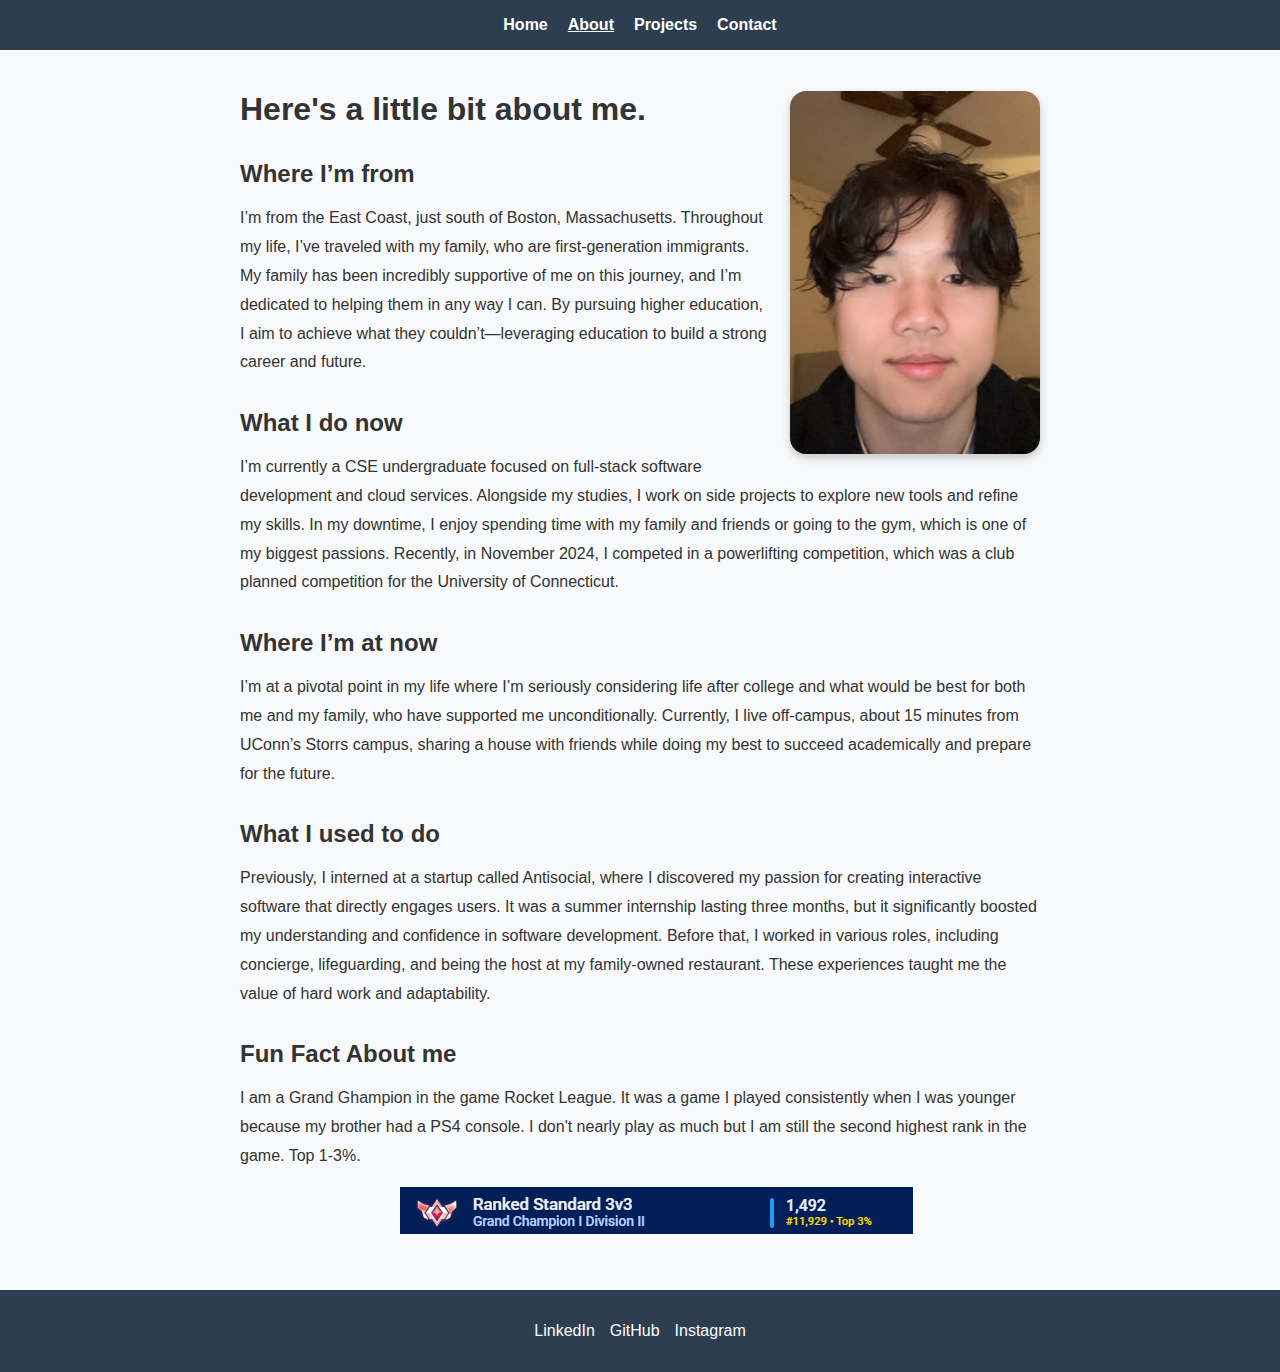
<file: about/about.html>
<!DOCTYPE html>
<html lang="en">
<head>
    <meta charset="UTF-8">
    <meta name="viewport" content="width=device-width, initial-scale=1.0">
    <title>About Me</title>
    <link rel="stylesheet" href="about.css">
</head>
<body>
    <header class="site-header">
        <nav class="navbar">
            <ul>
                <li><a href="../index.html">Home</a></li>
                <li><a href="about.html" class="active">About</a></li>
                <li><a href="../projects/projects.html">Projects</a></li>
                <li><a href="../contact/contact.html">Contact</a></li>
            </ul>
        </nav>
    </header>

    <main class="site-wrap">
        <div class="content-wrap">
            <div class="about-content">
                <img id="headshot" src="../images/tylerwangphoto2.png" alt="Tyler Wang's 2nd Photo">
                <h1>Here's a little bit about me.</h1>

                <h3 id="where-im-from">Where I’m from</h3>
                <p>
                  I’m from the East Coast, just south of Boston, Massachusetts. Throughout my life, I’ve traveled with my family, who are first-generation immigrants. My family has been incredibly supportive of me on this journey, and I’m dedicated to helping them in any way I can. By pursuing higher education, I aim to achieve what they couldn’t—leveraging education to build a strong career and future.
                </p>

                <h3 id="what-i-do-now">What I do now</h3>
                <p>
                  I’m currently a CSE undergraduate focused on full-stack software development and cloud services. Alongside my studies, I work on side projects to explore new tools and refine my skills. In my downtime, I enjoy spending time with my family and friends or going to the gym, which is one of my biggest passions. Recently, in November 2024, I competed in a powerlifting competition, which was a club planned competition for the University of Connecticut.
                </p>

                <h3 id="where-im-at-now">Where I’m at now</h3>
                <p>
                  I’m at a pivotal point in my life where I’m seriously considering life after college and what would be best for both me and my family, who have supported me unconditionally. Currently, I live off-campus, about 15 minutes from UConn’s Storrs campus, sharing a house with friends while doing my best to succeed academically and prepare for the future.
                </p>

                <h3 id="what-i-used-to-do">What I used to do</h3>
                <p>
                  Previously, I interned at a startup called Antisocial, where I discovered my passion for creating interactive software that directly engages users. It was a summer internship lasting three months, but it significantly boosted my understanding and confidence in software development. Before that, I worked in various roles, including concierge, lifeguarding, and being the host at my family-owned restaurant. These experiences taught me the value of hard work and adaptability.
                </p>
                <h3 id="fun-fact">Fun Fact About me</h3>
                <p>
                  I am a Grand Ghampion in the game Rocket League. It was a game I played consistently when I was younger because my brother had a PS4 console. I don't nearly play as much but I am still the second highest rank in the game. Top 1-3%.
                </p>
                <img style="padding-left: 20%;" src="../images/rocketleague.png" alt="Rocket League Rank">
            </div>
        </div>
    </main>

    <footer class="center">
      <ul class="socials">
         <li><a href="https://www.linkedin.com/in/tyler-wang-43792b224/" target="_blank">LinkedIn</a></li>
         <li><a href="https://github.com/AntTye" target="_blank">GitHub</a></li>
         <li><a href="https://www.instagram.com/wangweights/" target="_blank">Instagram</a></li>
     </ul>
 </footer>
</body>
</html>
</file>
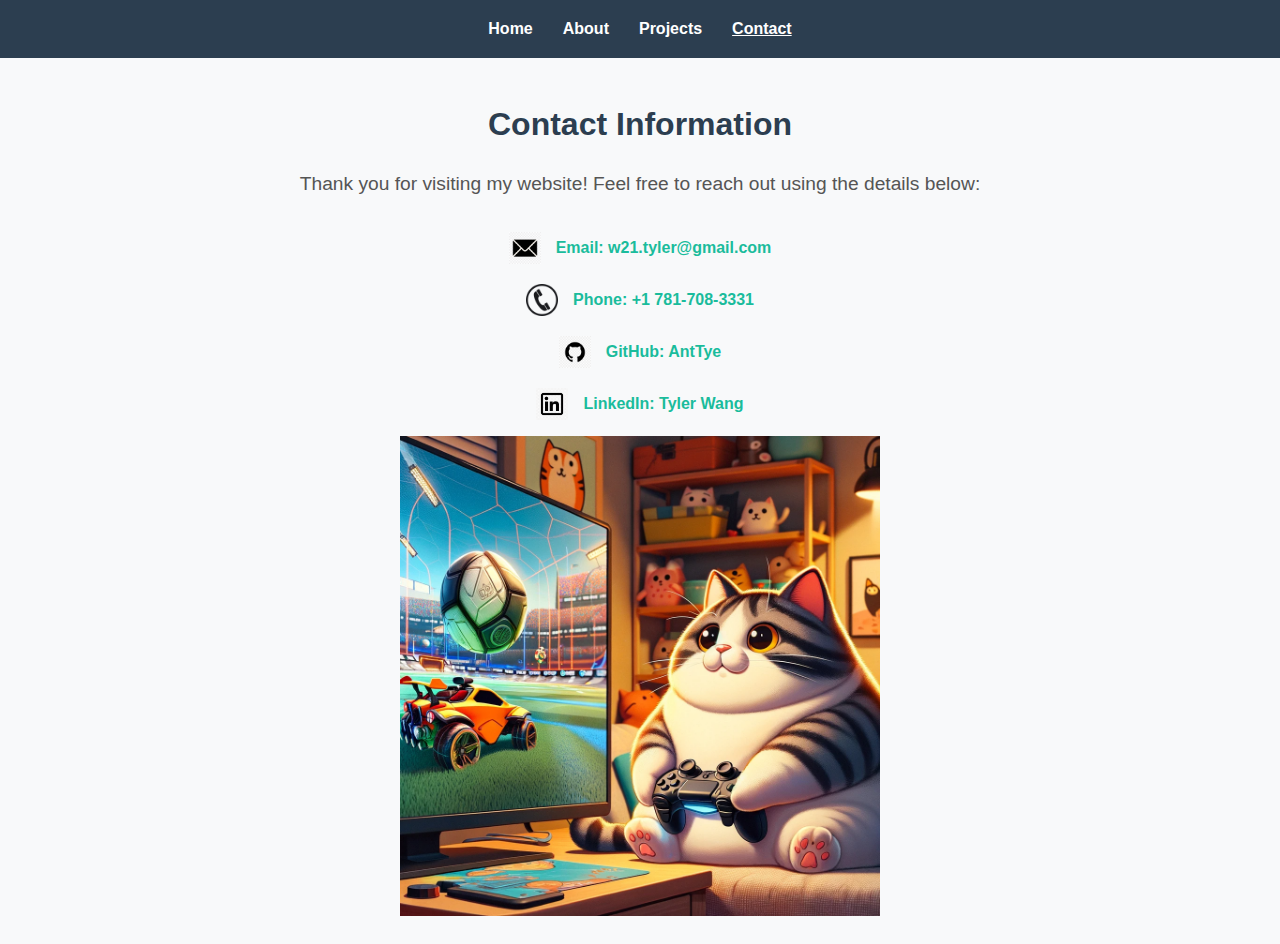
<file: contact/contact.html>
<!DOCTYPE html>
<html lang="en">
<head>
    <meta charset="UTF-8">
    <meta name="viewport" content="width=device-width, initial-scale=1.0">
    <title>Contact</title>
    <link rel="stylesheet" href="contact.css">
</head>
<body>
    <header>
        <nav>
            <ul class="navbar">
                <li><a href="/">Home</a></li>
                <li><a href="/about/about.html">About</a></li>
                <li><a href="/projects/projects.html">Projects</a></li>
                <li><a href="/contact/contact.html" class="active">Contact</a></li>
            </ul>
        </nav>
    </header>

    <main>
        <section class="contact-info">
            <h1>Contact Information</h1>
            <p>Thank you for visiting my website! Feel free to reach out using the details below:</p>

            <div class="contact-details">
                <div class="contact-item">
                    <img src="/images/mailicon.png" alt="Email Icon">
                    <a href="mailto:w21.tyler@gmail.com">Email: w21.tyler@gmail.com</a>
                </div>
                <div class="contact-item">
                    <img src="/images/transphone.png" alt="Phone Icon">
                    <a href="tel:+7817083331">Phone: +1 781-708-3331</a>
                </div>
                <div class="contact-item">
                    <img src="/images/ghub.png" alt="GitHub Icon">
                    <a href="https://github.com/AntTye" target="_blank">GitHub: AntTye</a>
                </div>
                <div class="contact-item">
                    <img src="/images/blacklin.webp" alt="LinkedIn Icon">
                    <a href="https://www.linkedin.com/in/tyler-wang-43792b224/" target="_blank">LinkedIn: Tyler Wang</a>
                </div>
            </div>
        </section>
        <img style="margin-top: 16px; height: 60%; width: 60%;" src="/images/catplaysrocketleague.png" alt="Cat Plays Rocket League">
    </main>
</body>
</html>
</file>
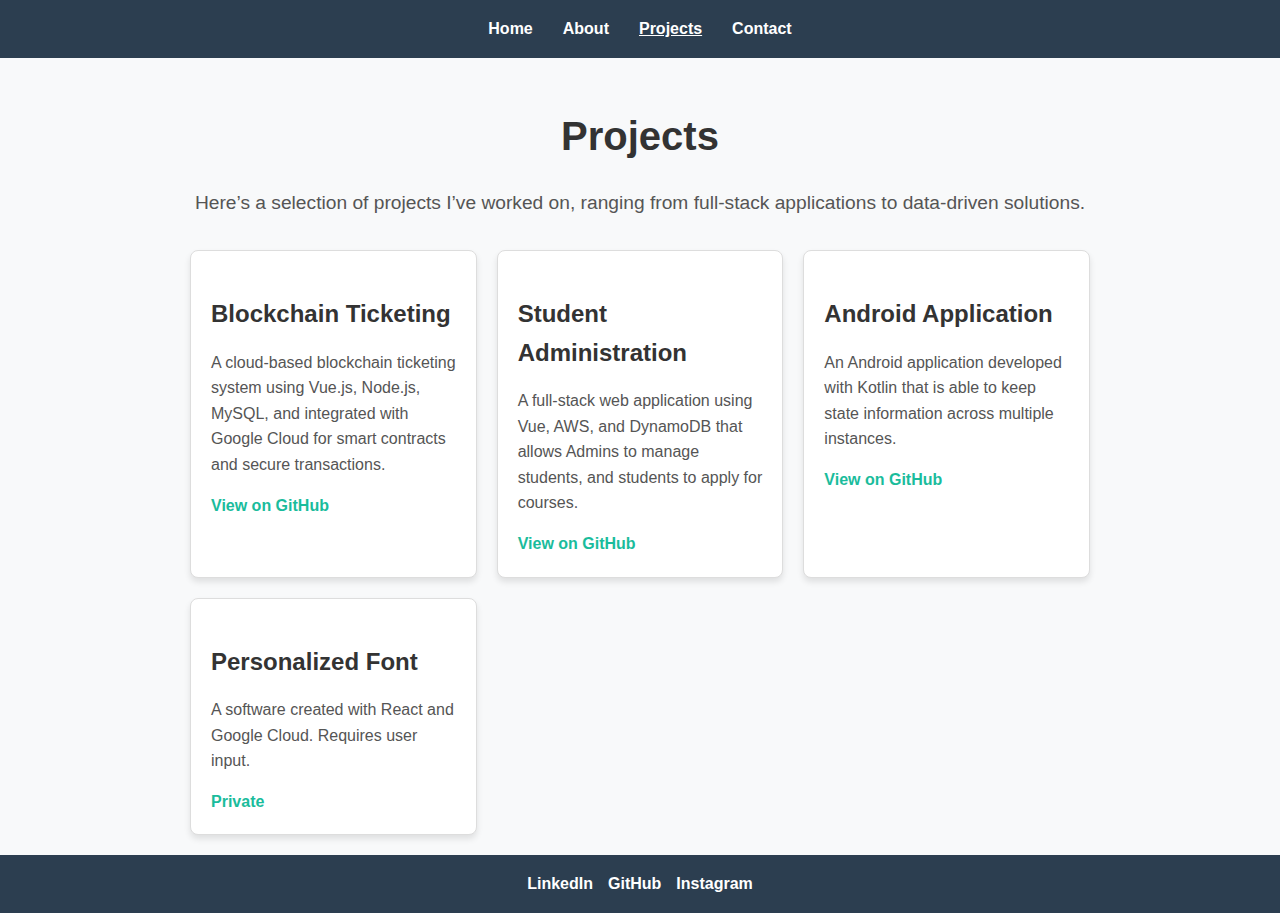
<file: projects/projects.html>
<!DOCTYPE html>
<html lang="en">
<head>
    <meta charset="UTF-8">
    <meta name="viewport" content="width=device-width, initial-scale=1.0">
    <title>Projects</title>
    <link rel="stylesheet" href="projects.css">
</head>
<body>
    <header>
        <nav>
            <ul class="navbar">
                <li><a href="/">Home</a></li>
                <li><a href="/about/about.html">About</a></li>
                <li><a href="/projects/projects.html" class="active">Projects</a></li>
                <li><a href="../contact/contact.html">Contact</a></li>
            </ul>
        </nav>
    </header>

    <main>
        <section class="projects">
            <h1>Projects</h1>
            <p>Here’s a selection of projects I’ve worked on, ranging from full-stack applications to data-driven solutions.</p>
            <div class="projects-grid">
                <div class="project-card">
                  <h3>Blockchain Ticketing</h3>
                  <p>A cloud-based blockchain ticketing system using Vue.js, Node.js, MySQL, and integrated with Google Cloud for smart contracts and secure transactions.</p>
                  <a href="https://github.com/AntTye/BlockchainTicketing-MVP" target="_blank">View on GitHub</a>
                </div>
                <div class="project-card">
                  <h3>Student Administration</h3>
                  <p>A full-stack web application using Vue, AWS, and DynamoDB that allows Admins to manage students, and students to apply for courses.</p>
                  <a href="https://github.com/AntTye/StudentAdministrationWebsite" target="_blank">View on GitHub</a>
                </div>
                <div class="project-card">
                  <h3>Android Application</h3>
                  <p>An Android application developed with Kotlin that is able to keep state information across multiple instances.</p>
                  <a href="https://github.com/AntTye/java-kotlin" target="_blank">View on GitHub</a>
                </div>
                <div class="project-card">
                  <h3>Personalized Font</h3>
                  <p>A software created with React and Google Cloud. Requires user input.</p>
                  <a href="/projects/projects.html">Private</a>
                </div>
            </div>
        </section>
    </main>

    <footer>
        <ul class="socials">
            <li><a href="https://www.linkedin.com/in/tyler-wang-43792b224/" target="_blank">LinkedIn</a></li>
            <li><a href="https://github.com/AntTye" target="_blank">GitHub</a></li>
            <li><a href="https://www.instagram.com/wangweights/" target="_blank">Instagram</a></li>
        </ul>
    </footer>
</body>
</html>
</file>
<file: about/about.css>
html, body {
   margin: 0;
   padding: 0;
   height: 100%;
   font-family: 'Arial', sans-serif;
   background-color: #f8f9fa;
   color: #333;
}

.site-header {
   background-color: #2c3e50;
   padding: 1rem 0;
   text-align: center;
   color: white;
}

.navbar ul {
   list-style: none;
   padding: 0;
   margin: 0;
   display: flex;
   justify-content: center;
   gap: 20px;
}

.navbar li a {
   text-decoration: none;
   color: #fff;
   font-weight: bold;
}

.navbar li a:hover {
   color: #1abc9c;
}

.navbar .active {
   text-decoration: underline;
}

.site-wrap {
   padding: 20px;
   max-width: 800px;
   margin: 0 auto;
}

.about-content {
   position: relative;
}

#headshot {
   float: right;
   margin: 0 0 1.25em 1.25em;
   border-radius: 1em;
   max-width: 250px;
   box-shadow: 0 4px 8px rgba(0, 0, 0, 0.2);
}

h1 {
   font-size: 2rem;
   margin-bottom: 1rem;
}

h3 {
   font-size: 1.5rem;
   margin-top: 2rem;
   margin-bottom: 0.5rem;
}

p {
   line-height: 1.8;
   font-size: 1rem;
}

footer.center {
   background-color: #2c3e50;
   color: white;
   text-align: center;
   padding: 1rem 0;
   margin-top: 2rem;
}

footer .socials {
   list-style: none;
   padding: 0;
   display: flex;
   justify-content: center;
   gap: 15px;
}

footer .socials a {
   color: #fff;
   text-decoration: none;
}

footer .socials a:hover {
   color: #1abc9c;
}
</file>
<file: contact/contact.css>
html, body {
   margin: 0;
   padding: 0;
   font-family: Arial, sans-serif;
   background-color: #f8f9fa;
   color: #333;
   line-height: 1.6;
}

body {
   display: flex;
   flex-direction: column;
   min-height: 100vh;
}

header {
   background-color: #2c3e50;
   color: white;
   padding: 1rem 0;
   text-align: center;
}

.navbar {
   display: flex;
   justify-content: center;
   list-style: none;
   padding: 0;
   margin: 0;
}

.navbar li {
   margin: 0 15px;
}

.navbar a {
   text-decoration: none;
   color: white;
   font-weight: bold;
   transition: color 0.3s;
}

.navbar a:hover {
   color: #1abc9c;
}

.navbar .active {
   text-decoration: underline;
}

main {
   flex: 1;
   max-width: 800px;
   margin: 20px auto;
   padding: 0 20px;
   text-align: center;
}

.contact-info h1 {
   font-size: 2rem;
   margin-bottom: 1rem;
   color: #2c3e50;
}

.contact-info p {
   font-size: 1.2rem;
   margin-bottom: 2rem;
   color: #555;
}

.contact-details {
   display: flex;
   flex-direction: column;
   align-items: center;
   gap: 20px;
}

.contact-item {
   display: flex;
   align-items: center;
   gap: 15px;
   font-size: 1rem;
   color: #333;
}

.contact-item img {
   width: 32px;
   height: 32px;
}

.contact-item a {
   text-decoration: none;
   color: #1abc9c;
   font-weight: bold;
}

.contact-item a:hover {
   text-decoration: underline;
}

footer {
   background-color: #2c3e50;
   color: white;
   text-align: center;
   padding: 1rem 0;
   margin-top: auto;
}

footer p {
   margin: 0;
}
</file>
<file: projects/projects.css>
/* General Styles */
html, body {
   margin: 0;
   padding: 0;
   font-family: Arial, sans-serif;
   background-color: #f8f9fa;
   color: #333;
   line-height: 1.6;
}

body {
   display: flex;
   flex-direction: column;
   min-height: 100vh;
}

/* Header */
header {
   background-color: #2c3e50;
   color: white;
   padding: 1rem 0;
   text-align: center;
}

.navbar {
   display: flex;
   justify-content: center;
   list-style: none;
   padding: 0;
   margin: 0;
}

.navbar li {
   margin: 0 15px;
}

.navbar a {
   text-decoration: none;
   color: white;
   font-weight: bold;
   transition: color 0.3s;
}

.navbar a:hover {
   color: #1abc9c;
}

.navbar .active {
   text-decoration: underline;
}

/* Main Content */
main {
   flex: 1;
   max-width: 900px;
   margin: 20px auto;
   padding: 0 20px;
   text-align: center;
}

.projects h1 {
   font-size: 2.5rem;
   margin-bottom: 1rem;
}

.projects p {
   font-size: 1.2rem;
   margin-bottom: 2rem;
   color: #555;
}

.projects-grid {
   display: grid;
   grid-template-columns: repeat(auto-fit, minmax(250px, 1fr));
   gap: 20px;
}

.project-card {
   background-color: white;
   border: 1px solid #ddd;
   border-radius: 8px;
   box-shadow: 0 4px 6px rgba(0, 0, 0, 0.1);
   padding: 20px;
   text-align: left;
   transition: box-shadow 0.3s, transform 0.3s;
}

.project-card h3 {
   font-size: 1.5rem;
   margin-bottom: 10px;
}

.project-card p {
   font-size: 1rem;
   margin-bottom: 15px;
   color: #555;
}

.project-card a {
   color: #1abc9c;
   text-decoration: none;
   font-weight: bold;
}

.project-card a:hover {
   text-decoration: underline;
}

.project-card:hover {
   box-shadow: 0 8px 12px rgba(0, 0, 0, 0.2);
   transform: translateY(-5px);
}

/* Footer */
footer {
   background-color: #2c3e50;
   color: white;
   text-align: center;
   padding: 1rem 0;
   margin-top: auto;
}

footer p {
   margin: 0.5rem 0;
}

footer .socials {
   list-style: none;
   margin: 0;
   padding: 0;
   display: flex;
   justify-content: center;
   gap: 15px;
}

footer .socials a {
   color: white;
   text-decoration: none;
   font-weight: bold;
   transition: color 0.3s;
}

footer .socials a:hover {
   color: #1abc9c;
}
</file>
